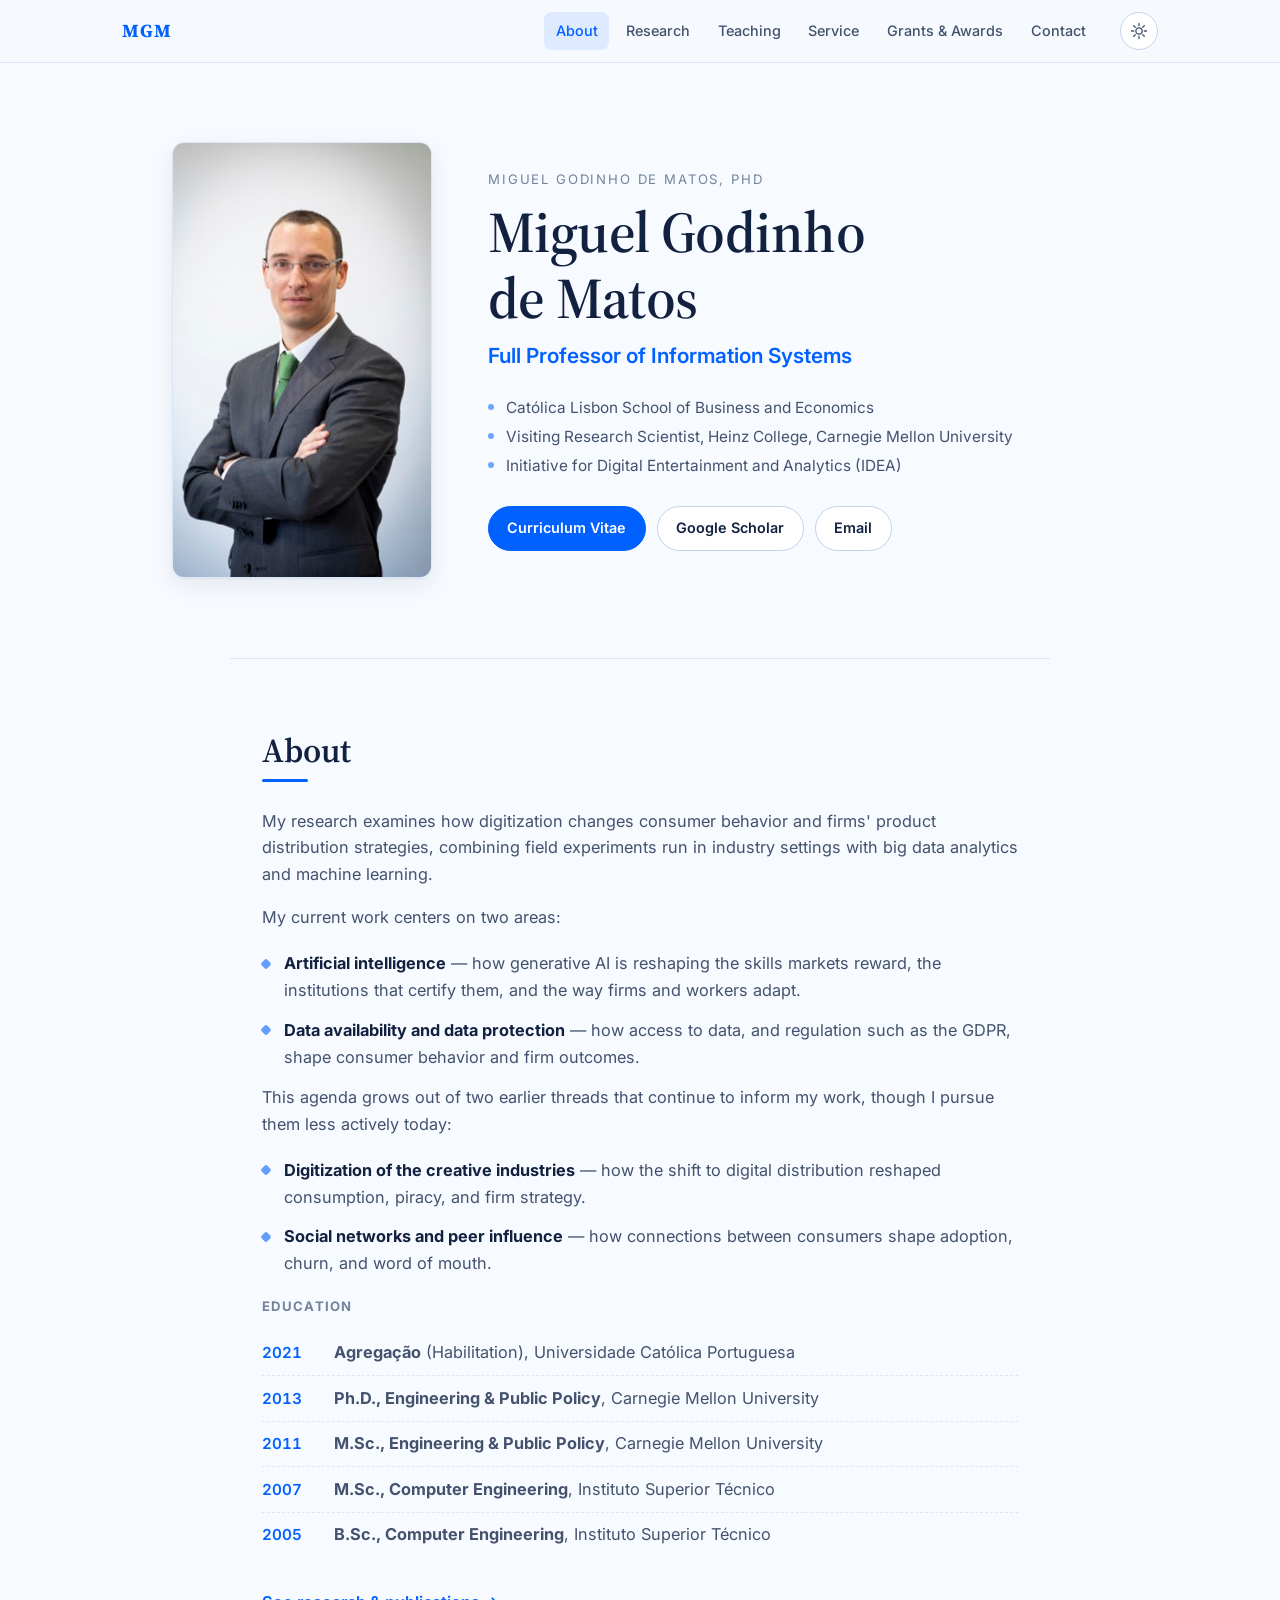
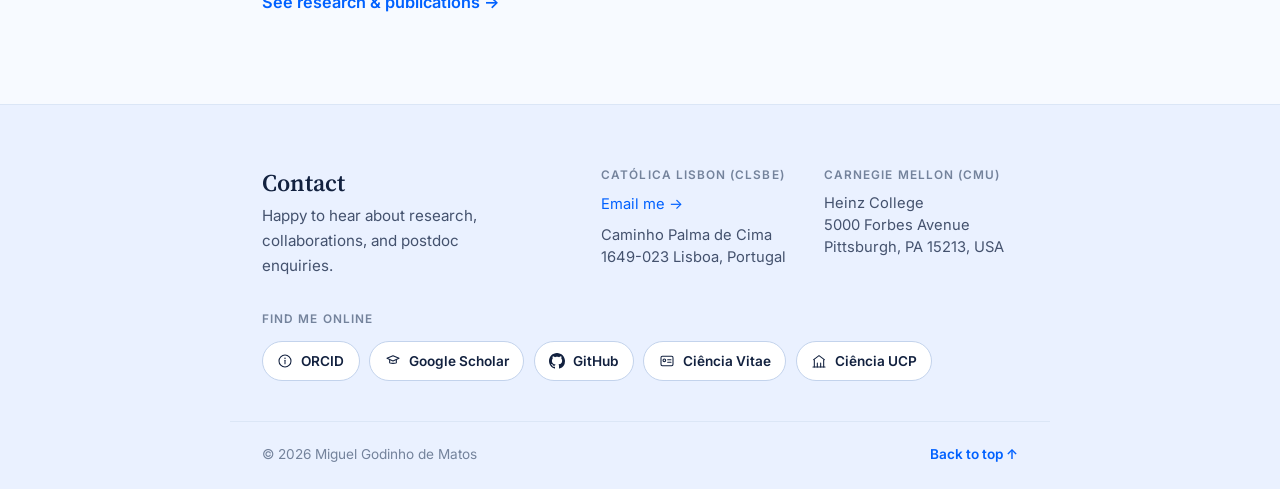
<file: index.html>
<!doctype html>
<html lang="en">
<head>
<meta charset="utf-8" />
<meta name="viewport" content="width=device-width, initial-scale=1" />
<title>Miguel Godinho de Matos — Full Professor of Information Systems</title>
<meta name="description" content="Miguel Godinho de Matos, PhD — Full Professor of Information Systems at Católica Lisbon School of Business and Economics and Visiting Research Scientist at Carnegie Mellon University. Research on the economics of digitization, consumer behavior, and big data analytics." />
<meta name="author" content="Miguel Godinho de Matos" />
<link rel="canonical" href="https://miguelgodinhomatos.github.io/" />

<meta property="og:type" content="website" />
<meta property="og:title" content="Miguel Godinho de Matos — Full Professor of Information Systems" />
<meta property="og:description" content="Economics of digitization, consumer behavior, and big data analytics. Católica Lisbon School of Business and Economics · Carnegie Mellon University." />
<meta property="og:url" content="https://miguelgodinhomatos.github.io/" />
<meta property="og:image" content="https://miguelgodinhomatos.github.io/assets/headshot.jpg" />
<meta name="twitter:card" content="summary" />

<link rel="icon" href="assets/favicon.svg" type="image/svg+xml" />
<link rel="preconnect" href="https://fonts.googleapis.com" />
<link rel="preconnect" href="https://fonts.gstatic.com" crossorigin />
<link href="https://fonts.googleapis.com/css2?family=Source+Serif+4:ital,opsz,wght@0,8..60,400;0,8..60,500;0,8..60,600;0,8..60,700;1,8..60,400&family=Inter:wght@400;500;600;700&display=swap" rel="stylesheet" />
<link rel="stylesheet" href="css/style.css" />
<script>(function(){try{var t=localStorage.getItem('theme');if(!t){t=window.matchMedia&&window.matchMedia('(prefers-color-scheme: dark)').matches?'dark':'light';}document.documentElement.setAttribute('data-theme',t);}catch(e){}})();</script>
</head>
<body data-page="home">
<a class="skip-link" href="#main">Skip to content</a>

<main id="main">
  <!-- HERO -->
  <section class="hero container">
    <div class="hero__photo">
      <img src="assets/headshot.jpg" width="298" height="501" alt="Portrait of Miguel Godinho de Matos" />
    </div>
    <div class="hero__intro">
      <p class="hero__eyebrow">Miguel Godinho de Matos, PhD</p>
      <h1 class="hero__name">Miguel Godinho<br />de Matos</h1>
      <p class="hero__title">Full Professor of Information Systems</p>
      <ul class="hero__affil">
        <li>Católica Lisbon School of Business and Economics</li>
        <li>Visiting Research Scientist, Heinz College, Carnegie Mellon University</li>
        <li>Initiative for Digital Entertainment and Analytics (IDEA)</li>
      </ul>
      <div class="hero__actions">
        <a class="btn btn--primary" href="https://drive.google.com/file/d/1CsJeGCi3Ua5nHJXQVxWOJCRe9eCH2WJW/view?usp=sharing" target="_blank" rel="noopener">Curriculum Vitae</a>
        <a class="btn" href="https://scholar.google.pt/citations?user=0jWWRpgAAAAJ&amp;hl=pt-PT" target="_blank" rel="noopener">Google Scholar</a>
        <a class="btn js-email" href="#">Email</a>
      </div>
    </div>
  </section>

  <!-- ABOUT -->
  <section class="section container" id="about">
    <h2 class="section__title">About</h2>
    <div class="prose">
      <p>My research examines how digitization changes consumer behavior and firms' product
        distribution strategies, combining field experiments run in industry settings with
        big data analytics and machine learning.</p>
      <p>My current work centers on two areas:</p>
      <ul class="feature-list">
        <li><strong>Artificial intelligence</strong> — how generative AI is reshaping the skills
          markets reward, the institutions that certify them, and the way firms and workers adapt.</li>
        <li><strong>Data availability and data protection</strong> — how access to data, and
          regulation such as the GDPR, shape consumer behavior and firm outcomes.</li>
      </ul>
      <p>This agenda grows out of two earlier threads that continue to inform my work, though
        I pursue them less actively today:</p>
      <ul class="feature-list">
        <li><strong>Digitization of the creative industries</strong> — how the shift to digital
          distribution reshaped consumption, piracy, and firm strategy.</li>
        <li><strong>Social networks and peer influence</strong> — how connections between
          consumers shape adoption, churn, and word of mouth.</li>
      </ul>
    </div>

    <h3 class="subhead">Education</h3>
    <ul class="timeline">
      <li><span class="timeline__year">2021</span><span class="timeline__body"><strong>Agregação</strong> (Habilitation), Universidade Católica Portuguesa</span></li>
      <li><span class="timeline__year">2013</span><span class="timeline__body"><strong>Ph.D., Engineering &amp; Public Policy</strong>, Carnegie Mellon University</span></li>
      <li><span class="timeline__year">2011</span><span class="timeline__body"><strong>M.Sc., Engineering &amp; Public Policy</strong>, Carnegie Mellon University</span></li>
      <li><span class="timeline__year">2007</span><span class="timeline__body"><strong>M.Sc., Computer Engineering</strong>, Instituto Superior Técnico</span></li>
      <li><span class="timeline__year">2005</span><span class="timeline__body"><strong>B.Sc., Computer Engineering</strong>, Instituto Superior Técnico</span></li>
    </ul>

    <p class="section__more"><a href="research.html">See research &amp; publications →</a></p>
  </section>
</main>

<script src="js/layout.js"></script>
</body>
</html>
</file>
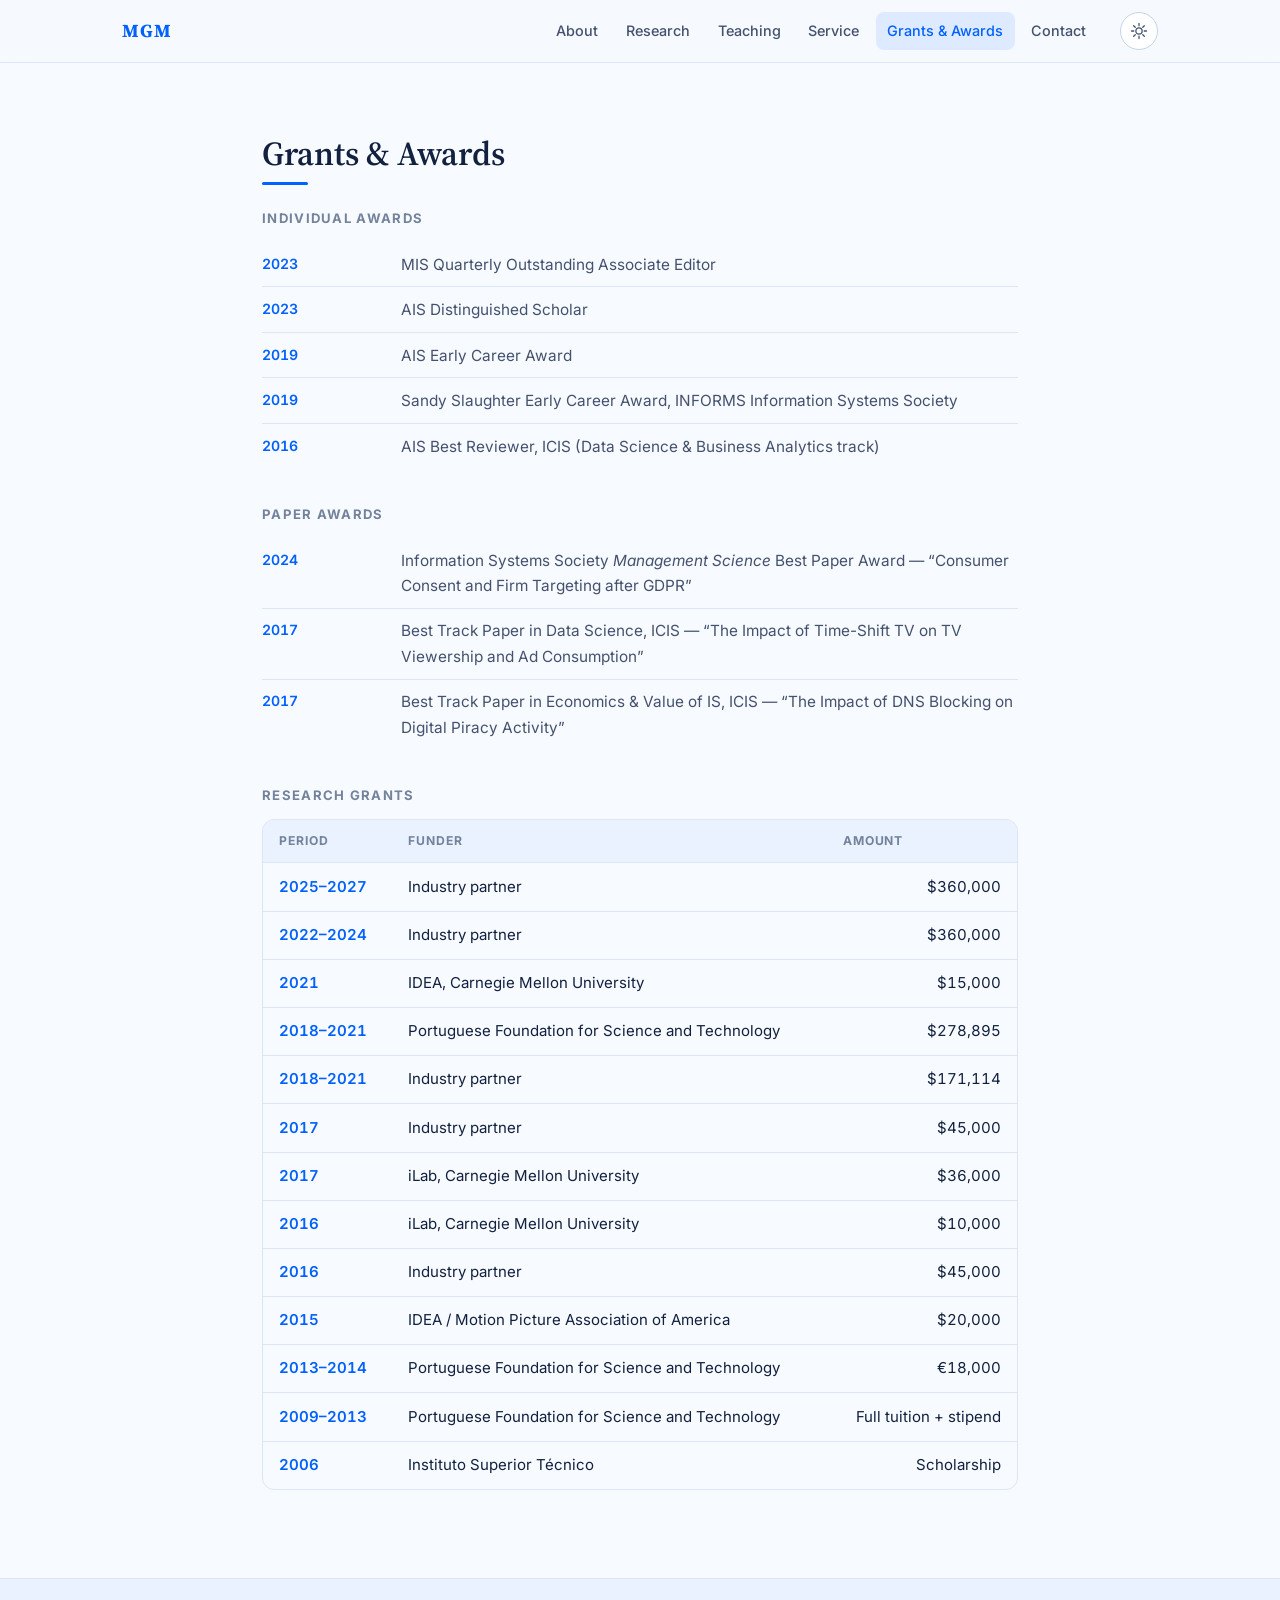
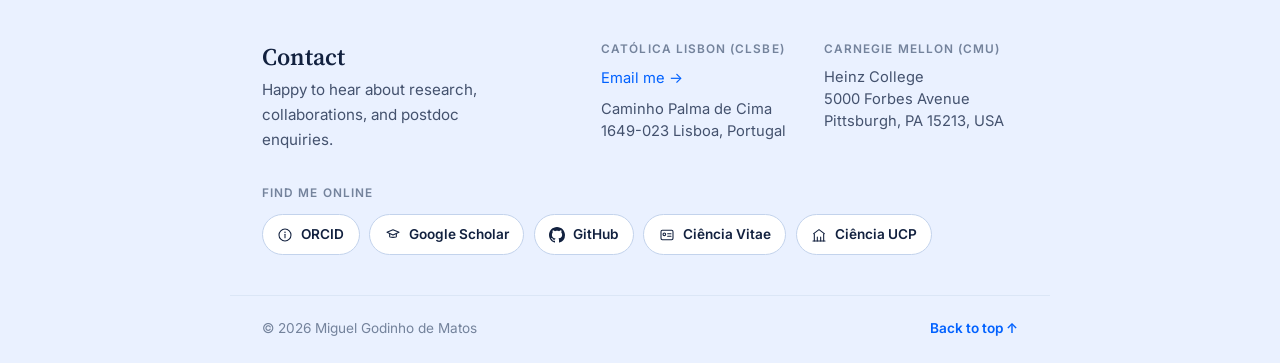
<file: grants.html>
<!doctype html>
<html lang="en">
<head>
<meta charset="utf-8" />
<meta name="viewport" content="width=device-width, initial-scale=1" />
<title>Grants &amp; Awards — Miguel Godinho de Matos</title>
<meta name="description" content="Grants and awards received by Miguel Godinho de Matos, including the AIS Distinguished Scholar award and research grants from industry, FCT, and Carnegie Mellon." />
<meta name="author" content="Miguel Godinho de Matos" />
<link rel="canonical" href="https://miguelgodinhomatos.github.io/grants.html" />

<meta property="og:type" content="website" />
<meta property="og:title" content="Grants &amp; Awards — Miguel Godinho de Matos" />
<meta property="og:description" content="Individual awards, paper awards, and research grants." />
<meta property="og:url" content="https://miguelgodinhomatos.github.io/grants.html" />
<meta property="og:image" content="https://miguelgodinhomatos.github.io/assets/headshot.jpg" />
<meta name="twitter:card" content="summary" />

<link rel="icon" href="assets/favicon.svg" type="image/svg+xml" />
<link rel="preconnect" href="https://fonts.googleapis.com" />
<link rel="preconnect" href="https://fonts.gstatic.com" crossorigin />
<link href="https://fonts.googleapis.com/css2?family=Source+Serif+4:ital,opsz,wght@0,8..60,400;0,8..60,500;0,8..60,600;0,8..60,700;1,8..60,400&family=Inter:wght@400;500;600;700&display=swap" rel="stylesheet" />
<link rel="stylesheet" href="css/style.css" />
<script>(function(){try{var t=localStorage.getItem('theme');if(!t){t=window.matchMedia&&window.matchMedia('(prefers-color-scheme: dark)').matches?'dark':'light';}document.documentElement.setAttribute('data-theme',t);}catch(e){}})();</script>
</head>
<body data-page="grants">
<a class="skip-link" href="#main">Skip to content</a>

<main id="main">
  <section class="section container" id="grants">
    <h1 class="section__title">Grants &amp; Awards</h1>

    <h2 class="subhead">Individual Awards</h2>
    <ul class="dl-list">
      <li><span class="dl-list__when">2023</span> MIS Quarterly Outstanding Associate Editor</li>
      <li><span class="dl-list__when">2023</span> AIS Distinguished Scholar</li>
      <li><span class="dl-list__when">2019</span> AIS Early Career Award</li>
      <li><span class="dl-list__when">2019</span> Sandy Slaughter Early Career Award, INFORMS Information Systems Society</li>
      <li><span class="dl-list__when">2016</span> AIS Best Reviewer, ICIS (Data Science &amp; Business Analytics track)</li>
    </ul>

    <h2 class="subhead">Paper Awards</h2>
    <ul class="dl-list">
      <li><span class="dl-list__when">2024</span> Information Systems Society <em>Management Science</em> Best Paper Award — “Consumer Consent and Firm Targeting after GDPR”</li>
      <li><span class="dl-list__when">2017</span> Best Track Paper in Data Science, ICIS — “The Impact of Time-Shift TV on TV Viewership and Ad Consumption”</li>
      <li><span class="dl-list__when">2017</span> Best Track Paper in Economics &amp; Value of IS, ICIS — “The Impact of DNS Blocking on Digital Piracy Activity”</li>
    </ul>

    <h2 class="subhead">Research Grants</h2>
    <div class="table-wrap">
      <table class="grants-table">
        <thead>
          <tr><th scope="col">Period</th><th scope="col">Funder</th><th scope="col">Amount</th></tr>
        </thead>
        <tbody>
          <tr><td>2025–2027</td><td>Industry partner</td><td>$360,000</td></tr>
          <tr><td>2022–2024</td><td>Industry partner</td><td>$360,000</td></tr>
          <tr><td>2021</td><td>IDEA, Carnegie Mellon University</td><td>$15,000</td></tr>
          <tr><td>2018–2021</td><td>Portuguese Foundation for Science and Technology</td><td>$278,895</td></tr>
          <tr><td>2018–2021</td><td>Industry partner</td><td>$171,114</td></tr>
          <tr><td>2017</td><td>Industry partner</td><td>$45,000</td></tr>
          <tr><td>2017</td><td>iLab, Carnegie Mellon University</td><td>$36,000</td></tr>
          <tr><td>2016</td><td>iLab, Carnegie Mellon University</td><td>$10,000</td></tr>
          <tr><td>2016</td><td>Industry partner</td><td>$45,000</td></tr>
          <tr><td>2015</td><td>IDEA / Motion Picture Association of America</td><td>$20,000</td></tr>
          <tr><td>2013–2014</td><td>Portuguese Foundation for Science and Technology</td><td>€18,000</td></tr>
          <tr><td>2009–2013</td><td>Portuguese Foundation for Science and Technology</td><td>Full tuition + stipend</td></tr>
          <tr><td>2006</td><td>Instituto Superior Técnico</td><td>Scholarship</td></tr>
        </tbody>
      </table>
    </div>
  </section>
</main>

<script src="js/layout.js"></script>
</body>
</html>
</file>
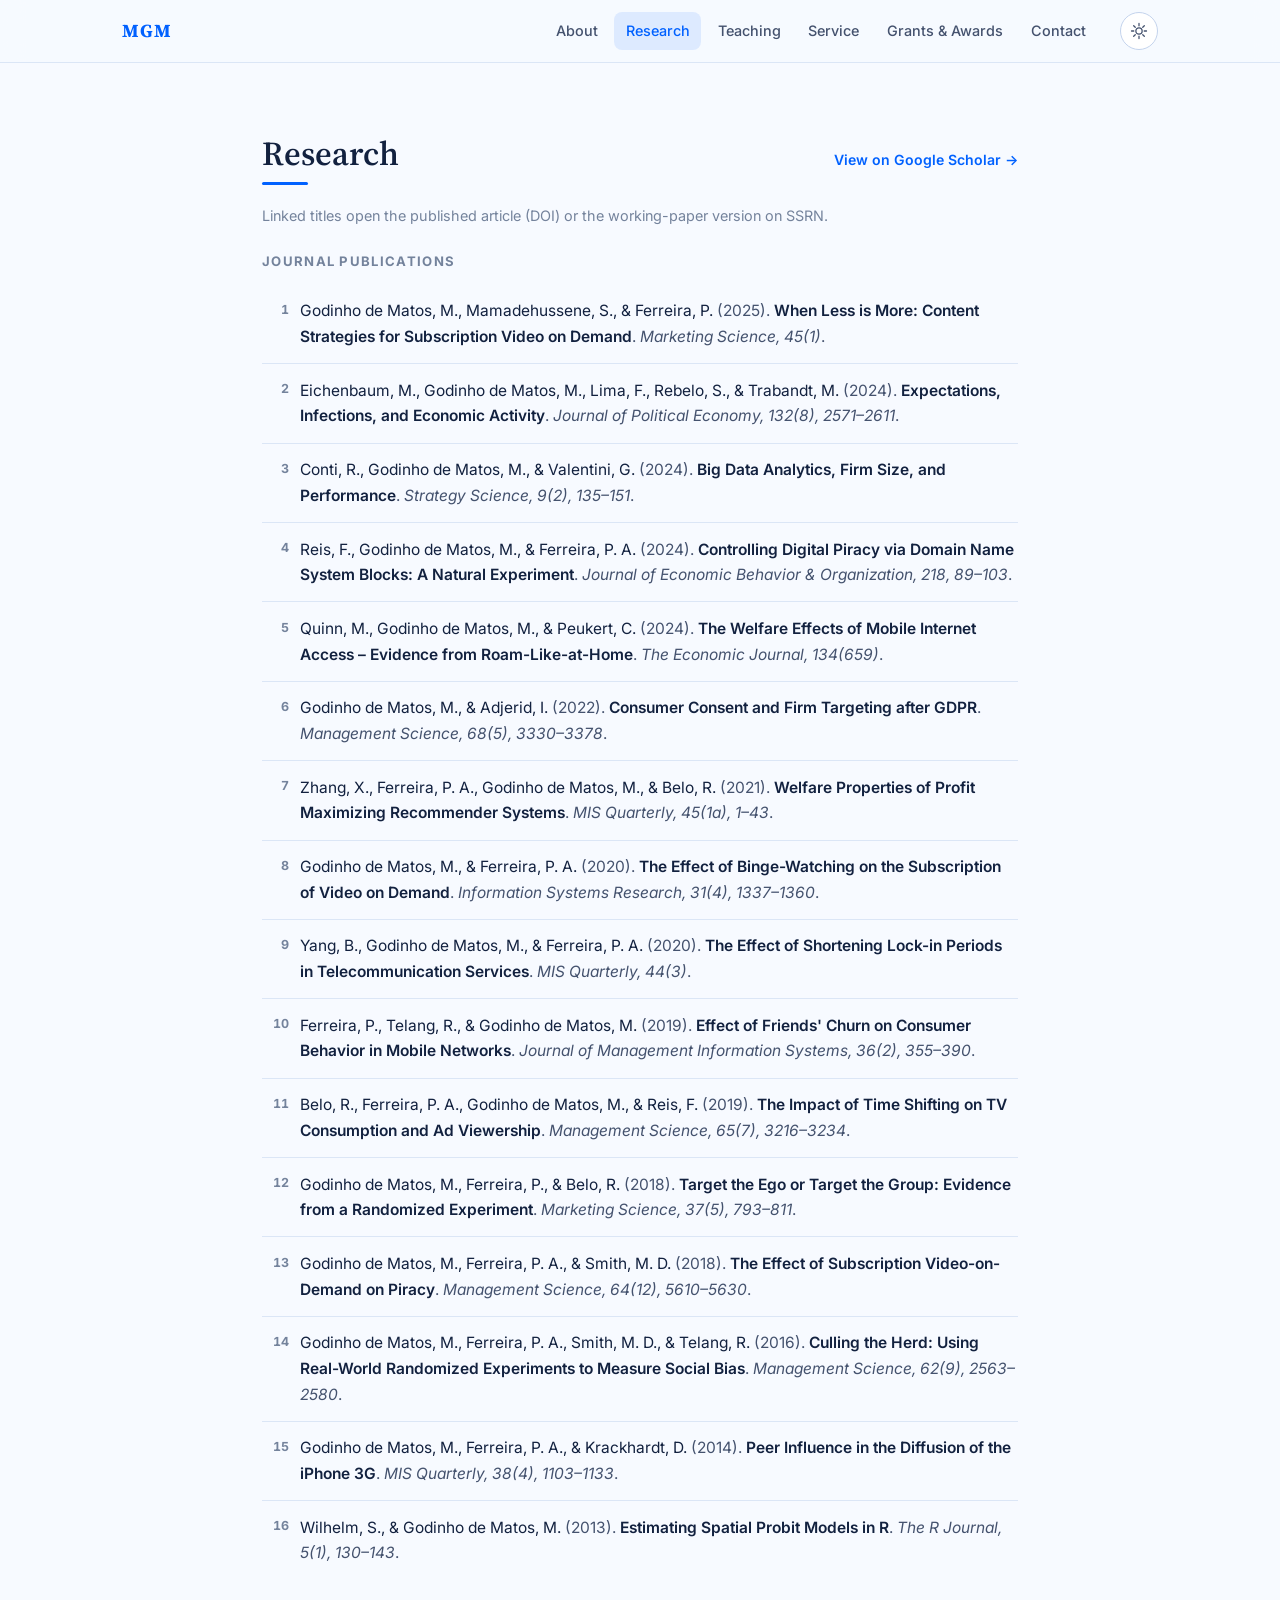
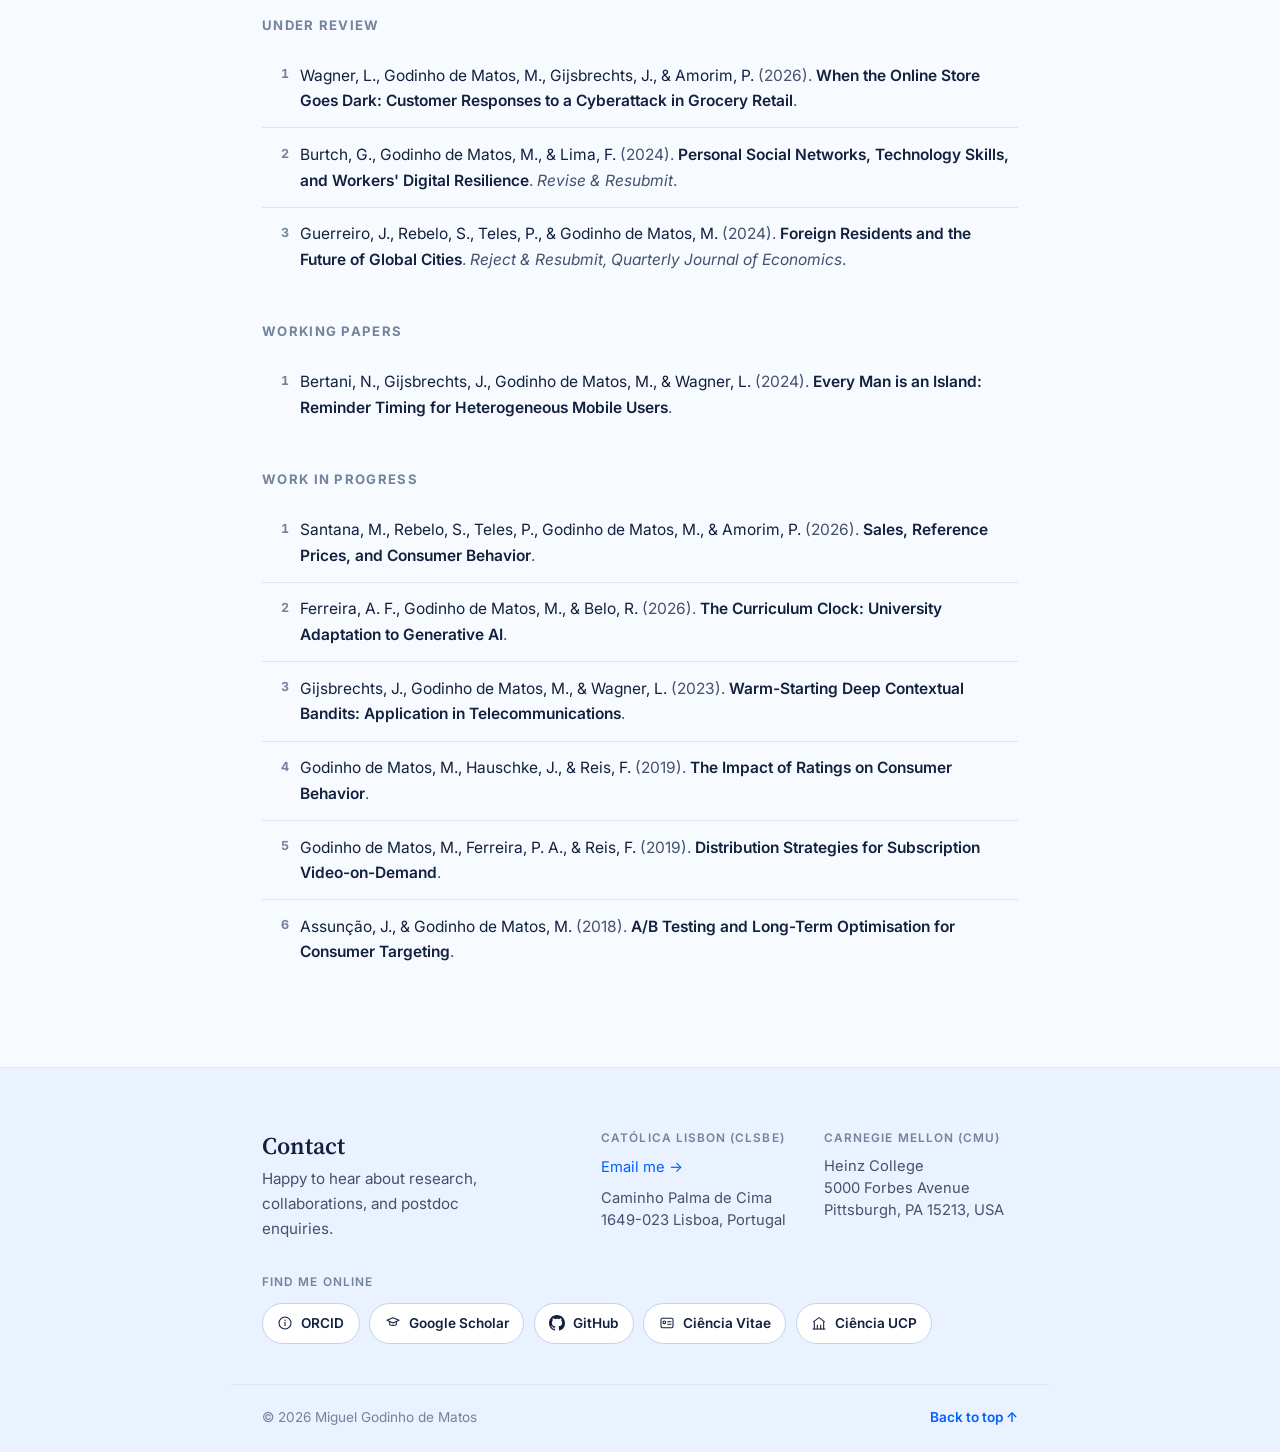
<file: research.html>
<!doctype html>
<html lang="en">
<head>
<meta charset="utf-8" />
<meta name="viewport" content="width=device-width, initial-scale=1" />
<title>Research — Miguel Godinho de Matos</title>
<meta name="description" content="Publications by Miguel Godinho de Matos — journal articles, papers under review, working papers, and work in progress on the economics of digitization, consumer behavior, and big data analytics." />
<meta name="author" content="Miguel Godinho de Matos" />
<link rel="canonical" href="https://miguelgodinhomatos.github.io/research.html" />

<meta property="og:type" content="website" />
<meta property="og:title" content="Research — Miguel Godinho de Matos" />
<meta property="og:description" content="Journal publications, working papers, and work in progress." />
<meta property="og:url" content="https://miguelgodinhomatos.github.io/research.html" />
<meta property="og:image" content="https://miguelgodinhomatos.github.io/assets/headshot.jpg" />
<meta name="twitter:card" content="summary" />

<link rel="icon" href="assets/favicon.svg" type="image/svg+xml" />
<link rel="preconnect" href="https://fonts.googleapis.com" />
<link rel="preconnect" href="https://fonts.gstatic.com" crossorigin />
<link href="https://fonts.googleapis.com/css2?family=Source+Serif+4:ital,opsz,wght@0,8..60,400;0,8..60,500;0,8..60,600;0,8..60,700;1,8..60,400&family=Inter:wght@400;500;600;700&display=swap" rel="stylesheet" />
<link rel="stylesheet" href="css/style.css" />
<script>(function(){try{var t=localStorage.getItem('theme');if(!t){t=window.matchMedia&&window.matchMedia('(prefers-color-scheme: dark)').matches?'dark':'light';}document.documentElement.setAttribute('data-theme',t);}catch(e){}})();</script>
</head>
<body data-page="research">
<a class="skip-link" href="#main">Skip to content</a>

<main id="main">
  <section class="section container" id="research">
    <div class="section__head">
      <h1 class="section__title">Research</h1>
      <a class="section__link" href="https://scholar.google.pt/citations?user=0jWWRpgAAAAJ&amp;hl=en" target="_blank" rel="noopener">View on Google Scholar →</a>
    </div>
    <p class="prose research-note">Linked titles open the published article (DOI) or the working-paper version on SSRN.</p>

    <h2 class="subhead">Journal Publications</h2>
    <ol class="pubs">
      <li><span class="pub-authors">Godinho de Matos, M., Mamadehussene, S., &amp; Ferreira, P.</span> (2025). <a class="pub-title" href="https://doi.org/10.1287/mksc.2023.0106" target="_blank" rel="noopener">When Less is More: Content Strategies for Subscription Video on Demand</a>. <span class="pub-venue">Marketing Science, 45(1)</span>.</li>
      <li><span class="pub-authors">Eichenbaum, M., Godinho de Matos, M., Lima, F., Rebelo, S., &amp; Trabandt, M.</span> (2024). <a class="pub-title" href="https://doi.org/10.1086/729449" target="_blank" rel="noopener">Expectations, Infections, and Economic Activity</a>. <span class="pub-venue">Journal of Political Economy, 132(8), 2571–2611</span>.</li>
      <li><span class="pub-authors">Conti, R., Godinho de Matos, M., &amp; Valentini, G.</span> (2024). <a class="pub-title" href="https://doi.org/10.1287/stsc.2022.0007" target="_blank" rel="noopener">Big Data Analytics, Firm Size, and Performance</a>. <span class="pub-venue">Strategy Science, 9(2), 135–151</span>.</li>
      <li><span class="pub-authors">Reis, F., Godinho de Matos, M., &amp; Ferreira, P. A.</span> (2024). <a class="pub-title" href="https://doi.org/10.1016/j.jebo.2023.12.005" target="_blank" rel="noopener">Controlling Digital Piracy via Domain Name System Blocks: A Natural Experiment</a>. <span class="pub-venue">Journal of Economic Behavior &amp; Organization, 218, 89–103</span>.</li>
      <li><span class="pub-authors">Quinn, M., Godinho de Matos, M., &amp; Peukert, C.</span> (2024). <a class="pub-title" href="https://doi.org/10.1093/ej/uead101" target="_blank" rel="noopener">The Welfare Effects of Mobile Internet Access – Evidence from Roam-Like-at-Home</a>. <span class="pub-venue">The Economic Journal, 134(659)</span>.</li>
      <li><span class="pub-authors">Godinho de Matos, M., &amp; Adjerid, I.</span> (2022). <a class="pub-title" href="https://doi.org/10.1287/mnsc.2021.4054" target="_blank" rel="noopener">Consumer Consent and Firm Targeting after GDPR</a>. <span class="pub-venue">Management Science, 68(5), 3330–3378</span>.</li>
      <li><span class="pub-authors">Zhang, X., Ferreira, P. A., Godinho de Matos, M., &amp; Belo, R.</span> (2021). <a class="pub-title" href="https://doi.org/10.25300/MISQ/2021/14971" target="_blank" rel="noopener">Welfare Properties of Profit Maximizing Recommender Systems</a>. <span class="pub-venue">MIS Quarterly, 45(1a), 1–43</span>.</li>
      <li><span class="pub-authors">Godinho de Matos, M., &amp; Ferreira, P. A.</span> (2020). <a class="pub-title" href="https://doi.org/10.1287/isre.2020.0948" target="_blank" rel="noopener">The Effect of Binge-Watching on the Subscription of Video on Demand</a>. <span class="pub-venue">Information Systems Research, 31(4), 1337–1360</span>.</li>
      <li><span class="pub-authors">Yang, B., Godinho de Matos, M., &amp; Ferreira, P. A.</span> (2020). <a class="pub-title" href="https://doi.org/10.25300/MISQ/2020/14839" target="_blank" rel="noopener">The Effect of Shortening Lock-in Periods in Telecommunication Services</a>. <span class="pub-venue">MIS Quarterly, 44(3)</span>.</li>
      <li><span class="pub-authors">Ferreira, P., Telang, R., &amp; Godinho de Matos, M.</span> (2019). <a class="pub-title" href="https://doi.org/10.1080/07421222.2019.1598683" target="_blank" rel="noopener">Effect of Friends' Churn on Consumer Behavior in Mobile Networks</a>. <span class="pub-venue">Journal of Management Information Systems, 36(2), 355–390</span>.</li>
      <li><span class="pub-authors">Belo, R., Ferreira, P. A., Godinho de Matos, M., &amp; Reis, F.</span> (2019). <a class="pub-title" href="https://doi.org/10.1287/mnsc.2018.3084" target="_blank" rel="noopener">The Impact of Time Shifting on TV Consumption and Ad Viewership</a>. <span class="pub-venue">Management Science, 65(7), 3216–3234</span>.</li>
      <li><span class="pub-authors">Godinho de Matos, M., Ferreira, P., &amp; Belo, R.</span> (2018). <a class="pub-title" href="https://doi.org/10.1287/mksc.2018.1099" target="_blank" rel="noopener">Target the Ego or Target the Group: Evidence from a Randomized Experiment</a>. <span class="pub-venue">Marketing Science, 37(5), 793–811</span>.</li>
      <li><span class="pub-authors">Godinho de Matos, M., Ferreira, P. A., &amp; Smith, M. D.</span> (2018). <a class="pub-title" href="https://doi.org/10.1287/mnsc.2017.2875" target="_blank" rel="noopener">The Effect of Subscription Video-on-Demand on Piracy</a>. <span class="pub-venue">Management Science, 64(12), 5610–5630</span>.</li>
      <li><span class="pub-authors">Godinho de Matos, M., Ferreira, P. A., Smith, M. D., &amp; Telang, R.</span> (2016). <a class="pub-title" href="https://doi.org/10.1287/mnsc.2015.2258" target="_blank" rel="noopener">Culling the Herd: Using Real-World Randomized Experiments to Measure Social Bias</a>. <span class="pub-venue">Management Science, 62(9), 2563–2580</span>.</li>
      <li><span class="pub-authors">Godinho de Matos, M., Ferreira, P. A., &amp; Krackhardt, D.</span> (2014). <a class="pub-title" href="https://doi.org/10.25300/MISQ/2014/38.4.08" target="_blank" rel="noopener">Peer Influence in the Diffusion of the iPhone 3G</a>. <span class="pub-venue">MIS Quarterly, 38(4), 1103–1133</span>.</li>
      <li><span class="pub-authors">Wilhelm, S., &amp; Godinho de Matos, M.</span> (2013). <a class="pub-title" href="https://doi.org/10.32614/RJ-2013-013" target="_blank" rel="noopener">Estimating Spatial Probit Models in R</a>. <span class="pub-venue">The R Journal, 5(1), 130–143</span>.</li>
    </ol>

    <h2 class="subhead">Under Review</h2>
    <ol class="pubs">
      <li><span class="pub-authors">Wagner, L., Godinho de Matos, M., Gijsbrechts, J., &amp; Amorim, P.</span> (2026). <a class="pub-title" href="https://papers.ssrn.com/sol3/papers.cfm?abstract_id=6653138" target="_blank" rel="noopener">When the Online Store Goes Dark: Customer Responses to a Cyberattack in Grocery Retail</a>.</li>
      <li><span class="pub-authors">Burtch, G., Godinho de Matos, M., &amp; Lima, F.</span> (2024). <span class="pub-title">Personal Social Networks, Technology Skills, and Workers' Digital Resilience</span>. <span class="pub-venue">Revise &amp; Resubmit</span>.</li>
      <li><span class="pub-authors">Guerreiro, J., Rebelo, S., Teles, P., &amp; Godinho de Matos, M.</span> (2024). <a class="pub-title" href="https://papers.ssrn.com/sol3/papers.cfm?abstract_id=4497983" target="_blank" rel="noopener">Foreign Residents and the Future of Global Cities</a>. <span class="pub-venue">Reject &amp; Resubmit, Quarterly Journal of Economics</span>.</li>
    </ol>

    <h2 class="subhead">Working Papers</h2>
    <ol class="pubs">
      <li><span class="pub-authors">Bertani, N., Gijsbrechts, J., Godinho de Matos, M., &amp; Wagner, L.</span> (2024). <a class="pub-title" href="https://papers.ssrn.com/sol3/papers.cfm?abstract_id=4911622" target="_blank" rel="noopener">Every Man is an Island: Reminder Timing for Heterogeneous Mobile Users</a>.</li>
    </ol>

    <h2 class="subhead">Work in Progress</h2>
    <ol class="pubs">
      <li><span class="pub-authors">Santana, M., Rebelo, S., Teles, P., Godinho de Matos, M., &amp; Amorim, P.</span> (2026). <span class="pub-title">Sales, Reference Prices, and Consumer Behavior</span>.</li>
      <li><span class="pub-authors">Ferreira, A. F., Godinho de Matos, M., &amp; Belo, R.</span> (2026). <span class="pub-title">The Curriculum Clock: University Adaptation to Generative AI</span>.</li>
      <li><span class="pub-authors">Gijsbrechts, J., Godinho de Matos, M., &amp; Wagner, L.</span> (2023). <span class="pub-title">Warm-Starting Deep Contextual Bandits: Application in Telecommunications</span>.</li>
      <li><span class="pub-authors">Godinho de Matos, M., Hauschke, J., &amp; Reis, F.</span> (2019). <span class="pub-title">The Impact of Ratings on Consumer Behavior</span>.</li>
      <li><span class="pub-authors">Godinho de Matos, M., Ferreira, P. A., &amp; Reis, F.</span> (2019). <span class="pub-title">Distribution Strategies for Subscription Video-on-Demand</span>.</li>
      <li><span class="pub-authors">Assunção, J., &amp; Godinho de Matos, M.</span> (2018). <span class="pub-title">A/B Testing and Long-Term Optimisation for Consumer Targeting</span>.</li>
    </ol>
  </section>
</main>

<script src="js/layout.js"></script>
</body>
</html>
</file>
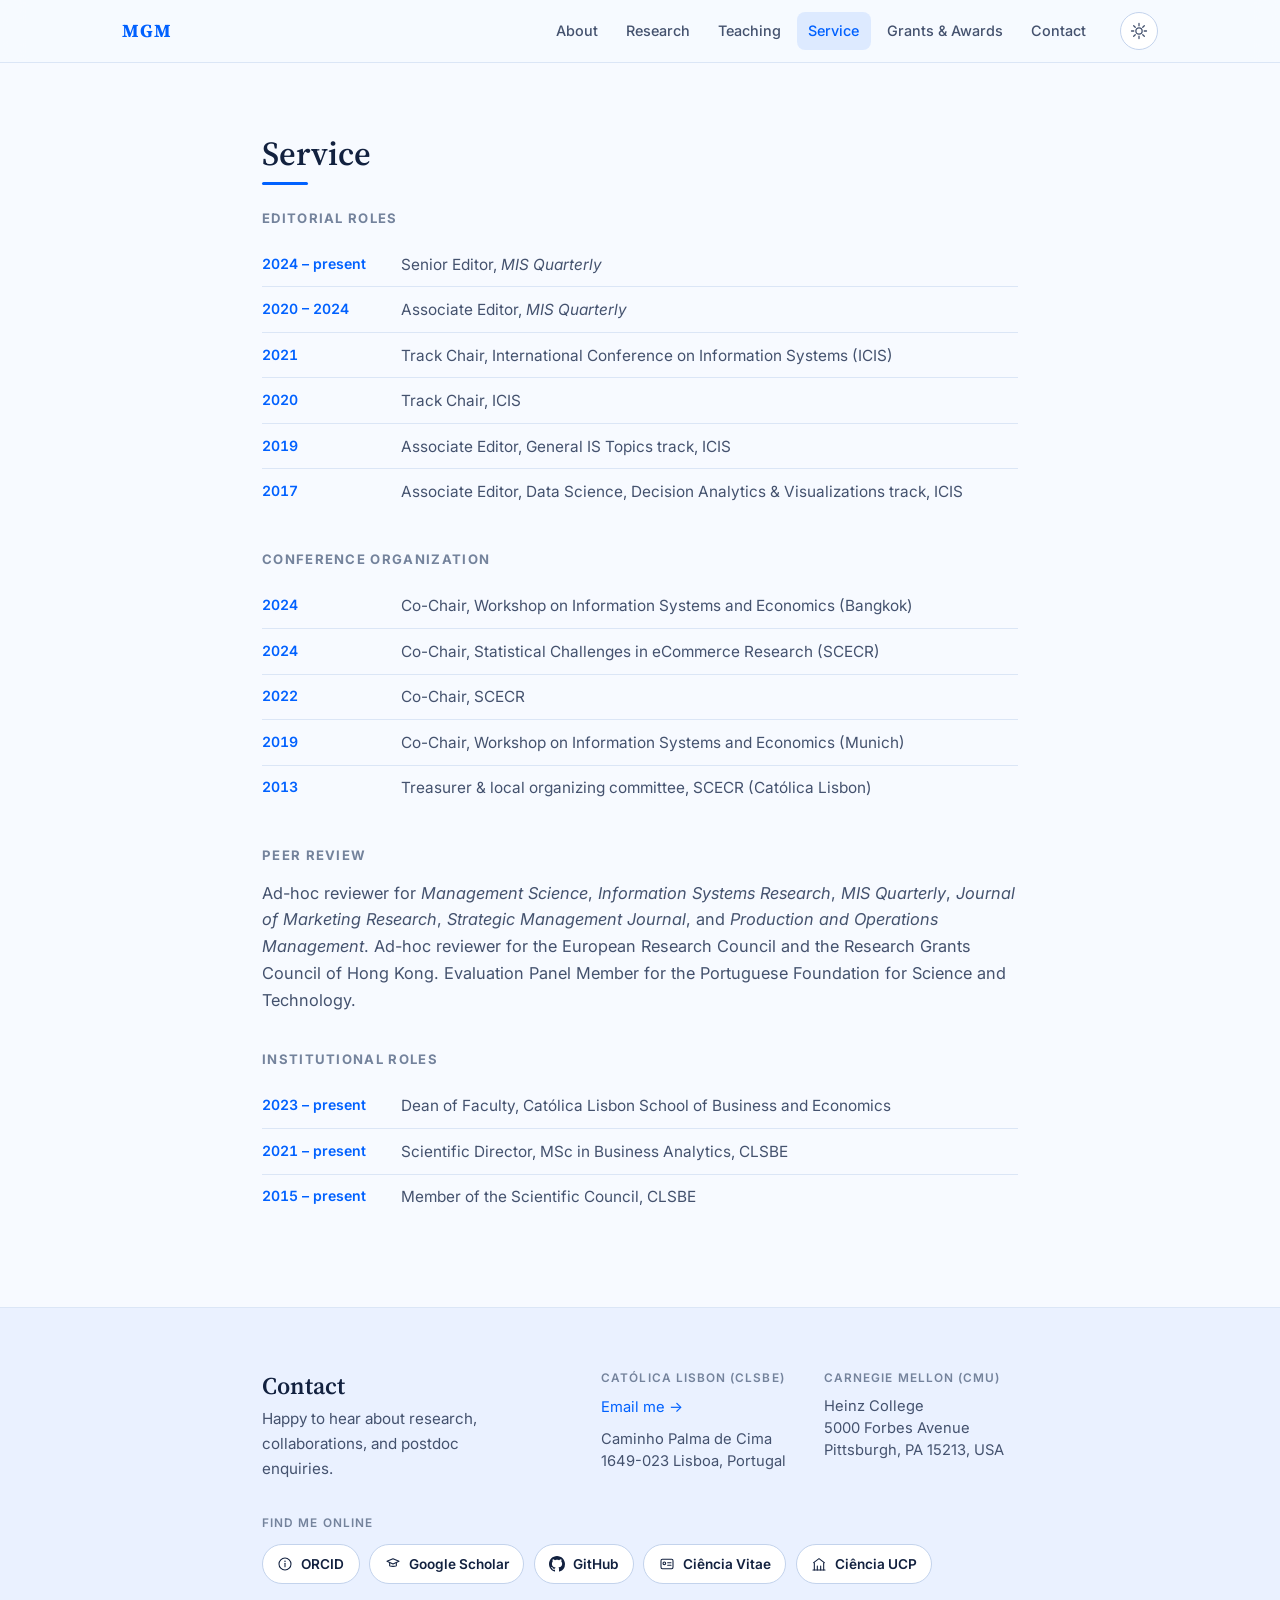
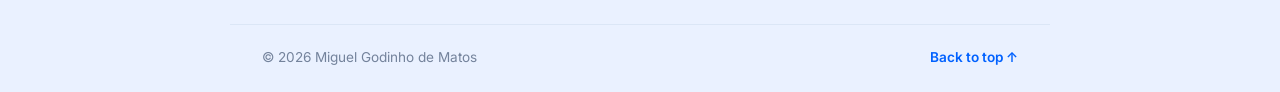
<file: service.html>
<!doctype html>
<html lang="en">
<head>
<meta charset="utf-8" />
<meta name="viewport" content="width=device-width, initial-scale=1" />
<title>Service — Miguel Godinho de Matos</title>
<meta name="description" content="Editorial, conference, peer-review, and institutional service by Miguel Godinho de Matos, including Senior Editor at MIS Quarterly and Dean of Faculty at Católica Lisbon." />
<meta name="author" content="Miguel Godinho de Matos" />
<link rel="canonical" href="https://miguelgodinhomatos.github.io/service.html" />

<meta property="og:type" content="website" />
<meta property="og:title" content="Service — Miguel Godinho de Matos" />
<meta property="og:description" content="Editorial roles, conference organization, peer review, and institutional service." />
<meta property="og:url" content="https://miguelgodinhomatos.github.io/service.html" />
<meta property="og:image" content="https://miguelgodinhomatos.github.io/assets/headshot.jpg" />
<meta name="twitter:card" content="summary" />

<link rel="icon" href="assets/favicon.svg" type="image/svg+xml" />
<link rel="preconnect" href="https://fonts.googleapis.com" />
<link rel="preconnect" href="https://fonts.gstatic.com" crossorigin />
<link href="https://fonts.googleapis.com/css2?family=Source+Serif+4:ital,opsz,wght@0,8..60,400;0,8..60,500;0,8..60,600;0,8..60,700;1,8..60,400&family=Inter:wght@400;500;600;700&display=swap" rel="stylesheet" />
<link rel="stylesheet" href="css/style.css" />
<script>(function(){try{var t=localStorage.getItem('theme');if(!t){t=window.matchMedia&&window.matchMedia('(prefers-color-scheme: dark)').matches?'dark':'light';}document.documentElement.setAttribute('data-theme',t);}catch(e){}})();</script>
</head>
<body data-page="service">
<a class="skip-link" href="#main">Skip to content</a>

<main id="main">
  <section class="section container" id="service">
    <h1 class="section__title">Service</h1>

    <h2 class="subhead">Editorial Roles</h2>
    <ul class="dl-list">
      <li><span class="dl-list__when">2024 – present</span> Senior Editor, <em>MIS Quarterly</em></li>
      <li><span class="dl-list__when">2020 – 2024</span> Associate Editor, <em>MIS Quarterly</em></li>
      <li><span class="dl-list__when">2021</span> Track Chair, International Conference on Information Systems (ICIS)</li>
      <li><span class="dl-list__when">2020</span> Track Chair, ICIS</li>
      <li><span class="dl-list__when">2019</span> Associate Editor, General IS Topics track, ICIS</li>
      <li><span class="dl-list__when">2017</span> Associate Editor, Data Science, Decision Analytics &amp; Visualizations track, ICIS</li>
    </ul>

    <h2 class="subhead">Conference Organization</h2>
    <ul class="dl-list">
      <li><span class="dl-list__when">2024</span> Co-Chair, Workshop on Information Systems and Economics (Bangkok)</li>
      <li><span class="dl-list__when">2024</span> Co-Chair, Statistical Challenges in eCommerce Research (SCECR)</li>
      <li><span class="dl-list__when">2022</span> Co-Chair, SCECR</li>
      <li><span class="dl-list__when">2019</span> Co-Chair, Workshop on Information Systems and Economics (Munich)</li>
      <li><span class="dl-list__when">2013</span> Treasurer &amp; local organizing committee, SCECR (Católica Lisbon)</li>
    </ul>

    <h2 class="subhead">Peer Review</h2>
    <div class="prose">
      <p>Ad-hoc reviewer for <em>Management Science</em>, <em>Information Systems Research</em>,
        <em>MIS Quarterly</em>, <em>Journal of Marketing Research</em>,
        <em>Strategic Management Journal</em>, and <em>Production and Operations Management</em>.
        Ad-hoc reviewer for the European Research Council and the Research Grants Council of Hong Kong.
        Evaluation Panel Member for the Portuguese Foundation for Science and Technology.</p>
    </div>

    <h2 class="subhead">Institutional Roles</h2>
    <ul class="dl-list">
      <li><span class="dl-list__when">2023 – present</span> Dean of Faculty, Católica Lisbon School of Business and Economics</li>
      <li><span class="dl-list__when">2021 – present</span> Scientific Director, MSc in Business Analytics, CLSBE</li>
      <li><span class="dl-list__when">2015 – present</span> Member of the Scientific Council, CLSBE</li>
    </ul>
  </section>
</main>

<script src="js/layout.js"></script>
</body>
</html>
</file>
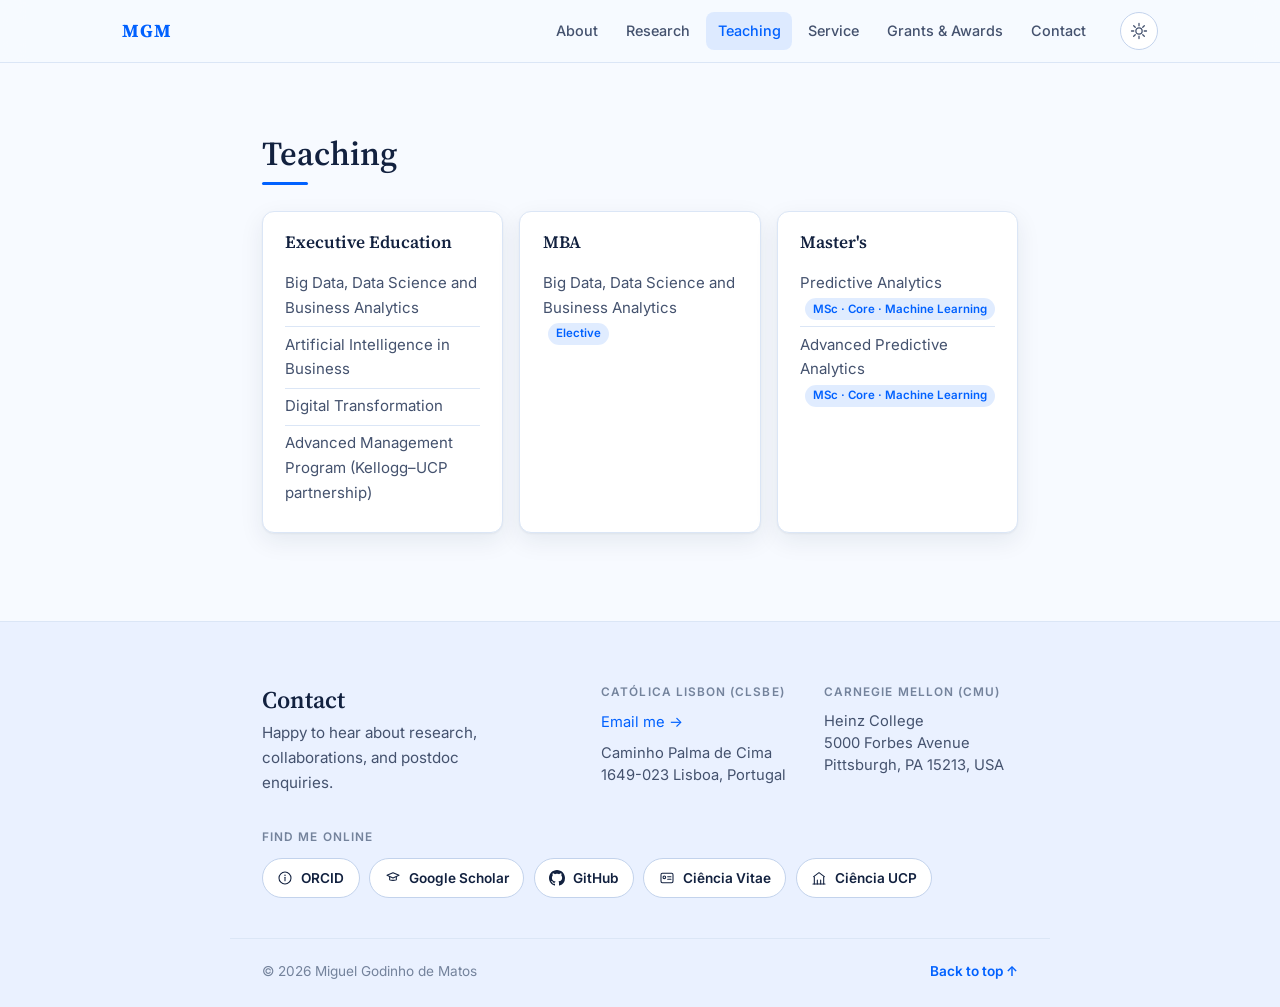
<file: teaching.html>
<!doctype html>
<html lang="en">
<head>
<meta charset="utf-8" />
<meta name="viewport" content="width=device-width, initial-scale=1" />
<title>Teaching — Miguel Godinho de Matos</title>
<meta name="description" content="Courses taught by Miguel Godinho de Matos across Executive Education, MBA, and Master's programmes at Católica Lisbon — machine learning, predictive analytics, and data science." />
<meta name="author" content="Miguel Godinho de Matos" />
<link rel="canonical" href="https://miguelgodinhomatos.github.io/teaching.html" />

<meta property="og:type" content="website" />
<meta property="og:title" content="Teaching — Miguel Godinho de Matos" />
<meta property="og:description" content="Executive Education, MBA, and Master's courses on analytics and machine learning." />
<meta property="og:url" content="https://miguelgodinhomatos.github.io/teaching.html" />
<meta property="og:image" content="https://miguelgodinhomatos.github.io/assets/headshot.jpg" />
<meta name="twitter:card" content="summary" />

<link rel="icon" href="assets/favicon.svg" type="image/svg+xml" />
<link rel="preconnect" href="https://fonts.googleapis.com" />
<link rel="preconnect" href="https://fonts.gstatic.com" crossorigin />
<link href="https://fonts.googleapis.com/css2?family=Source+Serif+4:ital,opsz,wght@0,8..60,400;0,8..60,500;0,8..60,600;0,8..60,700;1,8..60,400&family=Inter:wght@400;500;600;700&display=swap" rel="stylesheet" />
<link rel="stylesheet" href="css/style.css" />
<script>(function(){try{var t=localStorage.getItem('theme');if(!t){t=window.matchMedia&&window.matchMedia('(prefers-color-scheme: dark)').matches?'dark':'light';}document.documentElement.setAttribute('data-theme',t);}catch(e){}})();</script>
</head>
<body data-page="teaching">
<a class="skip-link" href="#main">Skip to content</a>

<main id="main">
  <section class="section container" id="teaching">
    <h1 class="section__title">Teaching</h1>
    <div class="cards">
      <article class="card">
        <h2 class="card__title">Executive Education</h2>
        <ul class="card__list">
          <li>Big Data, Data Science and Business Analytics</li>
          <li>Artificial Intelligence in Business</li>
          <li>Digital Transformation</li>
          <li>Advanced Management Program (Kellogg–UCP partnership)</li>
        </ul>
      </article>
      <article class="card">
        <h2 class="card__title">MBA</h2>
        <ul class="card__list">
          <li>Big Data, Data Science and Business Analytics <span class="tag">Elective</span></li>
        </ul>
      </article>
      <article class="card">
        <h2 class="card__title">Master's</h2>
        <ul class="card__list">
          <li>Predictive Analytics <span class="tag">MSc · Core · Machine Learning</span></li>
          <li>Advanced Predictive Analytics <span class="tag">MSc · Core · Machine Learning</span></li>
        </ul>
      </article>
    </div>
  </section>
</main>

<script src="js/layout.js"></script>
</body>
</html>
</file>
<file: css/style.css>
/* ============================================================
   Miguel Godinho de Matos — refined academic design system
   ============================================================ */

:root {
  /* Light theme — Católica Lisbon white & blue */
  --bg:          #f7faff;
  --bg-elev:     #ffffff;
  --bg-sunk:     #eaf1ff;
  --text:        #12213f;
  --text-soft:   #44526e;
  --text-mute:   #74839c;
  --accent:      #0061ff;
  --accent-soft: #3f83ff;
  --border:      #dbe6f6;
  --border-strong:#c3d3ec;
  --shadow:      0 1px 2px rgba(16,33,63,.05), 0 8px 24px rgba(16,33,63,.08);
  --ring:        rgba(0,97,255,.38);

  --serif: "Source Serif 4", Georgia, "Times New Roman", serif;
  --sans: "Inter", -apple-system, BlinkMacSystemFont, "Segoe UI", Roboto, sans-serif;

  --maxw: 820px;
  --gap: clamp(1.25rem, 4vw, 3rem);
  --radius: 12px;
}

[data-theme="dark"] {
  /* Dark theme — deep navy & bright blue */
  --bg:          #0b1424;
  --bg-elev:     #121d33;
  --bg-sunk:     #08111f;
  --text:        #e9eefb;
  --text-soft:   #a9b6cf;
  --text-mute:   #7886a3;
  --accent:      #4d92ff;
  --accent-soft: #74acff;
  --border:      #1f2c44;
  --border-strong:#2d3d5a;
  --shadow:      0 1px 2px rgba(0,0,0,.35), 0 10px 30px rgba(0,0,0,.45);
  --ring:        rgba(77,146,255,.45);
}

* { box-sizing: border-box; }

html { scroll-behavior: smooth; }
@media (prefers-reduced-motion: reduce) { html { scroll-behavior: auto; } }

body {
  margin: 0;
  padding-top: 62px; /* reserve fixed-header height so injected nav causes no jump */
  font-family: var(--sans);
  font-size: 1.02rem;
  line-height: 1.65;
  color: var(--text);
  background: var(--bg);
  -webkit-font-smoothing: antialiased;
  text-rendering: optimizeLegibility;
  transition: background-color .3s ease, color .3s ease;
}

[id] { scroll-margin-top: 78px; } /* keep anchored targets clear of the fixed header */

.container { width: 100%; max-width: var(--maxw); margin: 0 auto; padding: 0 clamp(1.1rem, 5vw, 2rem); }

a { color: var(--accent); text-decoration: none; }
a:hover { color: var(--accent-soft); text-decoration: underline; text-underline-offset: 3px; }

h1, h2, h3 { font-family: var(--serif); font-weight: 600; line-height: 1.15; color: var(--text); }

:focus-visible { outline: 3px solid var(--ring); outline-offset: 3px; border-radius: 4px; }

.skip-link {
  position: absolute; left: -999px; top: 0; z-index: 200;
  background: var(--accent); color: #fff; padding: .6rem 1rem; border-radius: 0 0 8px 0;
}
.skip-link:focus { left: 0; }

/* ---------- Header / nav ---------- */
.site-header {
  position: fixed; top: 0; left: 0; right: 0; z-index: 100;
  background: color-mix(in srgb, var(--bg) 90%, transparent);
  backdrop-filter: saturate(180%) blur(12px);
  border-bottom: 1px solid var(--border);
}
.nav { display: flex; align-items: center; gap: 1rem; height: 62px; max-width: 1100px; }
.nav__brand { display: flex; align-items: center; }
.nav__monogram {
  font-family: var(--serif); font-weight: 700; letter-spacing: .06em;
  font-size: 1.15rem; color: var(--accent);
}
.nav__monogram:hover { color: var(--accent-soft); }

.nav__menu {
  display: flex; gap: .35rem; list-style: none; margin: 0; padding: 0;
  margin-left: auto;
}
.nav__menu a {
  display: block; color: var(--text-soft); font-size: .9rem; font-weight: 500;
  padding: .45rem .7rem; border-radius: 8px; text-decoration: none;
  transition: color .2s, background-color .2s;
}
.nav__menu a:hover { color: var(--text); background: var(--bg-sunk); }
.nav__menu a.is-active { color: var(--accent); background: color-mix(in srgb, var(--accent) 10%, transparent); }

.nav__toggle { display: none; }

.theme-toggle {
  margin-left: .4rem; flex: none;
  width: 38px; height: 38px; padding: 0; border-radius: 50%;
  border: 1px solid var(--border-strong); background: var(--bg-elev);
  color: var(--text-soft); cursor: pointer; display: grid; place-items: center;
  transition: background-color .2s, color .2s, border-color .2s;
}
.theme-toggle:hover { color: var(--accent); border-color: var(--accent); }
.theme-toggle svg { width: 18px; height: 18px; fill: none; stroke: currentColor; stroke-width: 1.7; stroke-linecap: round; stroke-linejoin: round; }
.theme-toggle__moon { display: none; }
[data-theme="dark"] .theme-toggle__sun { display: none; }
[data-theme="dark"] .theme-toggle__moon { display: block; }

/* ---------- Hero ---------- */
.hero {
  display: grid; grid-template-columns: 260px 1fr; gap: clamp(1.5rem, 5vw, 3.5rem);
  align-items: center; padding: clamp(2.5rem, 7vw, 5rem) clamp(1.1rem, 5vw, 2rem);
  max-width: 1000px;
}
.hero__photo img {
  width: 100%; max-width: 260px; height: auto; border-radius: var(--radius);
  box-shadow: var(--shadow); border: 1px solid var(--border);
  display: block;
}
.hero__eyebrow { color: var(--text-mute); font-size: .82rem; letter-spacing: .14em; text-transform: uppercase; margin: 0 0 .5rem; }
.hero__name { font-size: clamp(2.4rem, 6vw, 3.6rem); margin: 0 0 .5rem; letter-spacing: -.01em; }
.hero__title { font-size: clamp(1.05rem, 2.5vw, 1.3rem); color: var(--accent); font-weight: 600; margin: 0 0 1.2rem; }
.hero__affil { list-style: none; margin: 0 0 1.6rem; padding: 0; color: var(--text-soft); font-size: .96rem; }
.hero__affil li { padding: .12rem 0 .12rem 1.1rem; position: relative; }
.hero__affil li::before { content: ""; position: absolute; left: 0; top: .72em; width: 6px; height: 6px; border-radius: 50%; background: var(--accent); opacity: .55; }

.hero__actions { display: flex; flex-wrap: wrap; gap: .7rem; }
.btn {
  display: inline-block; padding: .6rem 1.15rem; border-radius: 999px;
  border: 1px solid var(--border-strong); background: var(--bg-elev);
  color: var(--text); font-size: .9rem; font-weight: 600; text-decoration: none;
  transition: transform .15s, background-color .2s, border-color .2s, color .2s;
}
.btn:hover { text-decoration: none; border-color: var(--accent); color: var(--accent); transform: translateY(-1px); }
.btn--primary { background: var(--accent); border-color: var(--accent); color: #fff; }
.btn--primary:hover { background: var(--accent-soft); border-color: var(--accent-soft); color: #fff; }

/* ---------- Sections ---------- */
.section { padding: clamp(2.5rem, 6vw, 4.5rem) clamp(1.1rem, 5vw, 2rem); border-top: 1px solid var(--border); }
main > .section:first-child { border-top: 0; } /* dedicated pages: no rule under the header */
.section__title { font-size: clamp(1.6rem, 4vw, 2.1rem); margin: 0 0 1.6rem; }
.section__title::after { content: ""; display: block; width: 46px; height: 3px; background: var(--accent); margin-top: .6rem; border-radius: 2px; }
.section__head { display: flex; align-items: baseline; justify-content: space-between; flex-wrap: wrap; gap: .5rem; }
.section__head .section__title { margin-bottom: 1.4rem; }
.section__link { font-size: .88rem; font-weight: 600; white-space: nowrap; }

.subhead {
  font-family: var(--sans); font-size: .82rem; font-weight: 700; letter-spacing: .1em;
  text-transform: uppercase; color: var(--text-mute); margin: 2.4rem 0 1rem;
}
.subhead:first-of-type { margin-top: 1.4rem; }

.section__more { margin: 2rem 0 0; }
.section__more a { font-weight: 600; }

.prose p { color: var(--text-soft); margin: 0 0 1rem; }
.prose strong, .feature-list strong { color: var(--text); }

.feature-list { list-style: none; margin: 1.2rem 0 0; padding: 0; }
.feature-list li { position: relative; padding: 0 0 0 1.4rem; margin-bottom: .8rem; color: var(--text-soft); }
.feature-list li::before { content: ""; position: absolute; left: 0; top: .58em; width: 8px; height: 8px; border-radius: 2px; background: var(--accent); opacity: .6; transform: rotate(45deg); }

/* Education timeline */
.timeline { list-style: none; margin: 0; padding: 0; }
.timeline li { display: flex; gap: 1.1rem; padding: .55rem 0; border-bottom: 1px dashed var(--border); }
.timeline li:last-child { border-bottom: 0; }
.timeline__year { flex: none; width: 3.4rem; color: var(--accent); font-variant-numeric: tabular-nums; font-weight: 600; font-size: .95rem; padding-top: .05rem; }
.timeline__body { color: var(--text-soft); }

/* Publications */
.research-note { font-size: .9rem; color: var(--text-mute); margin: -0.2rem 0 1.6rem; }
.pubs { list-style: none; counter-reset: pub; margin: 0; padding: 0; }
.pubs li {
  counter-increment: pub; position: relative;
  padding: .85rem 0 .85rem 2.4rem; border-bottom: 1px solid var(--border);
  color: var(--text-soft); font-size: .97rem;
}
.pubs li:last-child { border-bottom: 0; }
.pubs li::before {
  content: counter(pub); position: absolute; left: 0; top: .95rem;
  font-variant-numeric: tabular-nums; font-size: .78rem; font-weight: 700;
  color: var(--text-mute); width: 1.7rem; text-align: right;
}
.pub-authors { color: var(--text); }
.pub-title { color: var(--text); font-weight: 600; }
a.pub-title:hover { color: var(--accent); }
.pub-venue { font-style: italic; }

/* Cards */
.cards { display: grid; grid-template-columns: repeat(auto-fit, minmax(230px, 1fr)); gap: 1rem; margin-top: 1rem; }
.card { background: var(--bg-elev); border: 1px solid var(--border); border-radius: var(--radius); padding: 1.3rem 1.4rem; box-shadow: var(--shadow); }
.card__title { font-size: 1.08rem; margin: 0 0 .8rem; }
.card__list { list-style: none; margin: 0; padding: 0; }
.card__list li { padding: .35rem 0; color: var(--text-soft); border-bottom: 1px solid var(--border); font-size: .94rem; }
.card__list li:last-child { border-bottom: 0; }
.tag { display: inline-block; font-size: .72rem; font-weight: 600; color: var(--accent); background: color-mix(in srgb, var(--accent) 12%, transparent); padding: .1rem .5rem; border-radius: 999px; margin-left: .3rem; white-space: nowrap; }

/* Definition-style lists (service, awards) */
.dl-list { list-style: none; margin: 0; padding: 0; }
.dl-list li { position: relative; padding: .6rem 0 .6rem 8.7rem; border-bottom: 1px solid var(--border); color: var(--text-soft); font-size: .96rem; }
.dl-list li:last-child { border-bottom: 0; }
.dl-list__when { position: absolute; left: 0; top: .6rem; width: 7.6rem; color: var(--accent); font-weight: 600; font-size: .88rem; font-variant-numeric: tabular-nums; }
.dl-list em { font-style: italic; }

/* Grants table */
.table-wrap { overflow-x: auto; border: 1px solid var(--border); border-radius: var(--radius); }
.grants-table { width: 100%; border-collapse: collapse; font-size: .94rem; min-width: 420px; }
.grants-table th, .grants-table td { text-align: left; padding: .7rem 1rem; border-bottom: 1px solid var(--border); }
.grants-table thead th { background: var(--bg-sunk); color: var(--text-mute); font-family: var(--sans); font-size: .76rem; letter-spacing: .08em; text-transform: uppercase; font-weight: 700; }
.grants-table tbody tr:last-child td { border-bottom: 0; }
.grants-table td:first-child { color: var(--accent); font-weight: 600; font-variant-numeric: tabular-nums; white-space: nowrap; }
.grants-table td:last-child { text-align: right; font-variant-numeric: tabular-nums; white-space: nowrap; color: var(--text); }

/* ---------- Footer ---------- */
.site-footer { background: var(--bg-sunk); border-top: 1px solid var(--border); padding: clamp(2.5rem, 6vw, 4rem) 0 1.5rem; margin-top: 1rem; }
.footer__grid { display: grid; grid-template-columns: 1.6fr 1fr 1fr; gap: 1.8rem; }
.footer__title { font-size: 1.5rem; margin: 0 0 .4rem; }
.footer__lead { color: var(--text-soft); font-size: .95rem; margin: 0; max-width: 22ch; }
.footer__label { font-family: var(--sans); font-size: .74rem; letter-spacing: .09em; text-transform: uppercase; color: var(--text-mute); margin: 0 0 .6rem; }
.footer__col p { margin: 0 0 .5rem; font-size: .92rem; color: var(--text-soft); word-break: break-word; }
.footer__addr { color: var(--text-mute); font-size: .86rem; line-height: 1.5; }
/* Footer profile links */
.footer__profiles { margin-top: 2.2rem; }
.profile-links { display: flex; flex-wrap: wrap; gap: .6rem; margin-top: .85rem; }
.profile-link {
  display: inline-flex; align-items: center; gap: .5rem;
  padding: .5rem .9rem; border-radius: 999px;
  border: 1px solid var(--border-strong); background: var(--bg-elev);
  color: var(--text); font-size: .85rem; font-weight: 600; text-decoration: none;
  transition: transform .15s, border-color .2s, color .2s, background-color .2s;
}
.profile-link:hover { color: var(--accent); border-color: var(--accent); background: color-mix(in srgb, var(--accent) 8%, var(--bg-elev)); transform: translateY(-1px); text-decoration: none; }
.profile-link svg { width: 16px; height: 16px; flex: none; fill: none; stroke: currentColor; stroke-width: 1.6; stroke-linecap: round; stroke-linejoin: round; }
.profile-link svg.icon--fill { fill: currentColor; stroke: none; }
.profile-link svg .dot { fill: currentColor; stroke: none; }

.footer__base { display: flex; justify-content: space-between; align-items: center; flex-wrap: wrap; gap: .5rem; margin-top: 2.5rem; padding-top: 1.3rem; border-top: 1px solid var(--border); color: var(--text-mute); font-size: .85rem; }
.footer__base p { margin: 0; }
.footer__totop { font-weight: 600; }

/* ---------- Responsive ---------- */
@media (max-width: 820px) {
  .footer__grid { grid-template-columns: 1fr 1fr; }
}

@media (max-width: 720px) {
  .nav__toggle {
    display: flex; flex-direction: column; justify-content: center; gap: 5px;
    margin-left: auto; width: 40px; height: 40px; padding: 0;
    background: none; border: 0; cursor: pointer;
  }
  .nav__toggle span { display: block; width: 22px; height: 2px; background: var(--text); border-radius: 2px; transition: transform .25s, opacity .2s; }
  .nav__toggle[aria-expanded="true"] span:nth-child(1) { transform: translateY(7px) rotate(45deg); }
  .nav__toggle[aria-expanded="true"] span:nth-child(2) { opacity: 0; }
  .nav__toggle[aria-expanded="true"] span:nth-child(3) { transform: translateY(-7px) rotate(-45deg); }

  .nav__menu {
    position: absolute; top: 62px; left: 0; right: 0;
    flex-direction: column; gap: 0; margin: 0;
    background: var(--bg-elev); border-bottom: 1px solid var(--border);
    box-shadow: var(--shadow);
    max-height: 0; overflow: hidden; transition: max-height .3s ease;
  }
  .nav__menu.is-open { max-height: 70vh; }
  .nav__menu li { border-bottom: 1px solid var(--border); }
  .nav__menu a { padding: .85rem clamp(1.1rem, 5vw, 2rem); border-radius: 0; }

  .hero { grid-template-columns: 1fr; text-align: left; }
  .hero__photo { max-width: 190px; }

  .timeline li { flex-direction: column; gap: .15rem; }
  .timeline__year { width: auto; }
  .dl-list li { padding-left: 0; }
  .dl-list__when { position: static; display: block; width: auto; margin-bottom: .15rem; }
}
</file>
